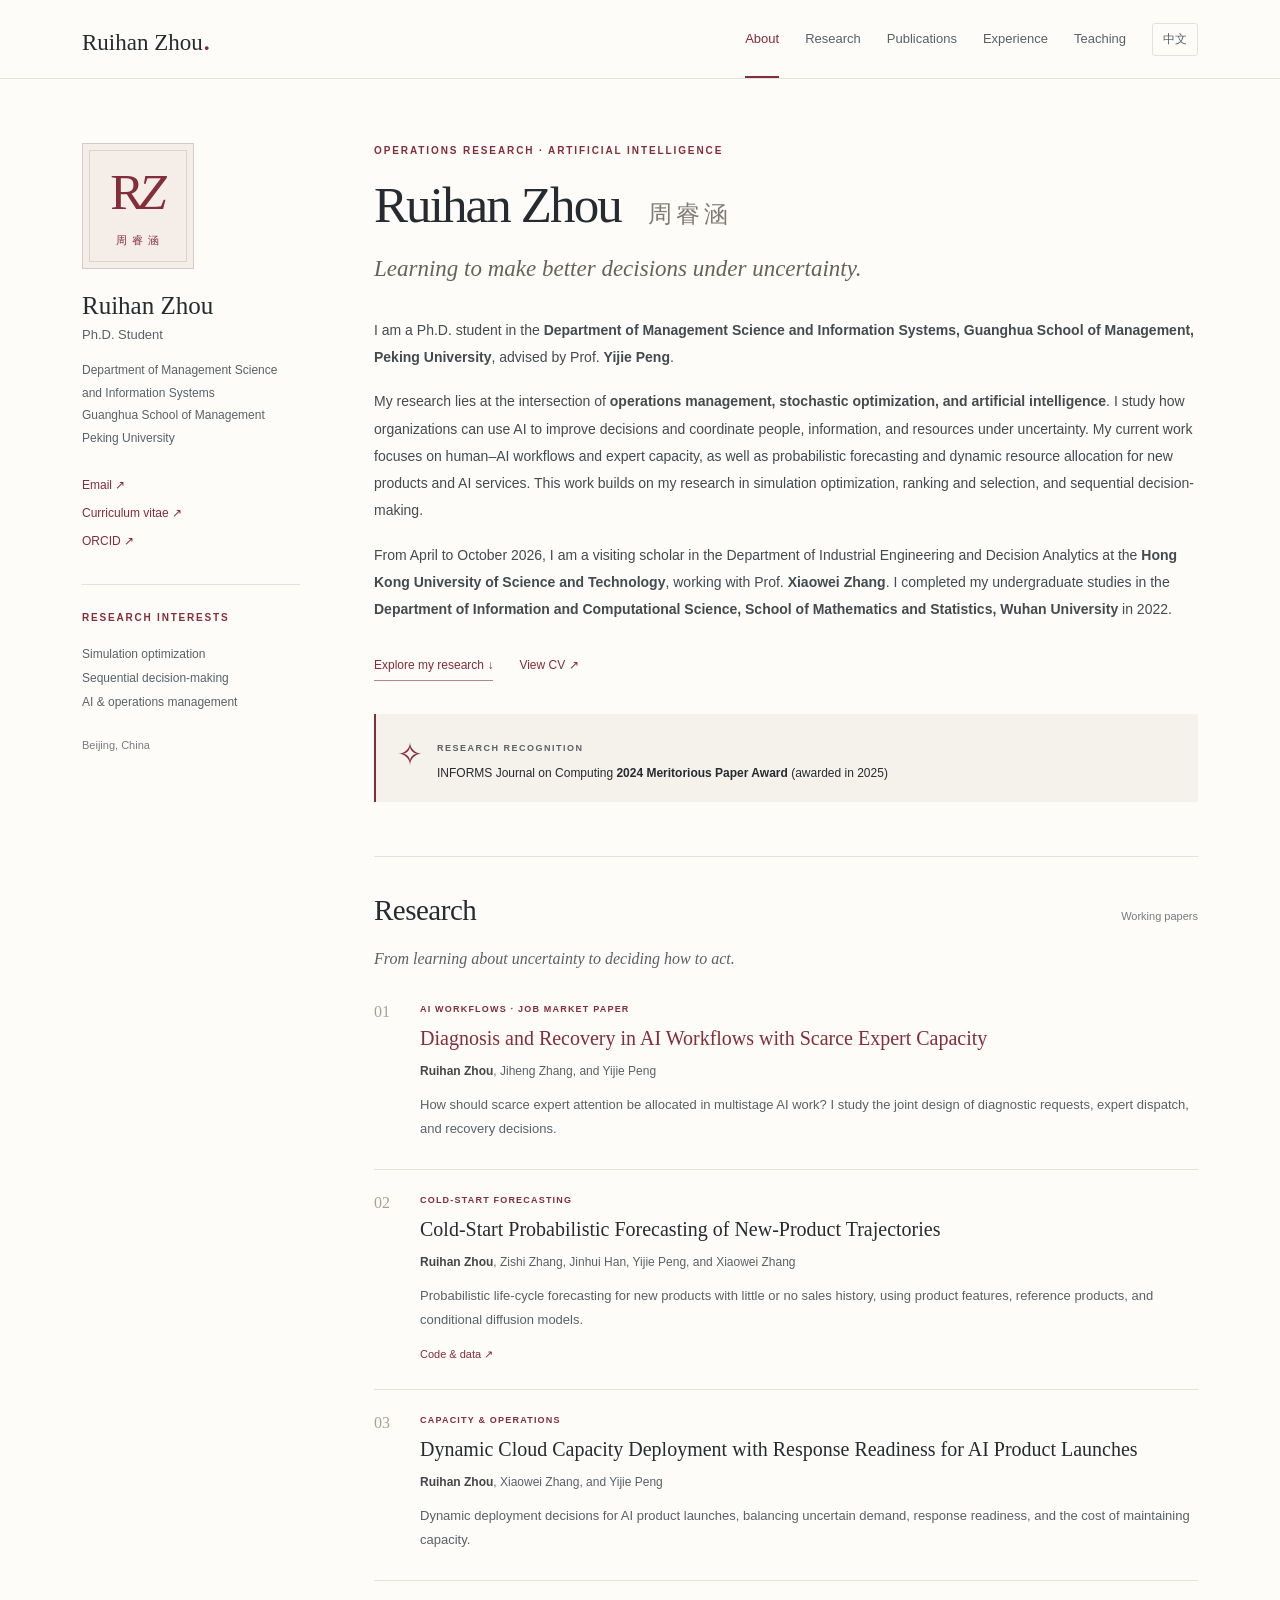
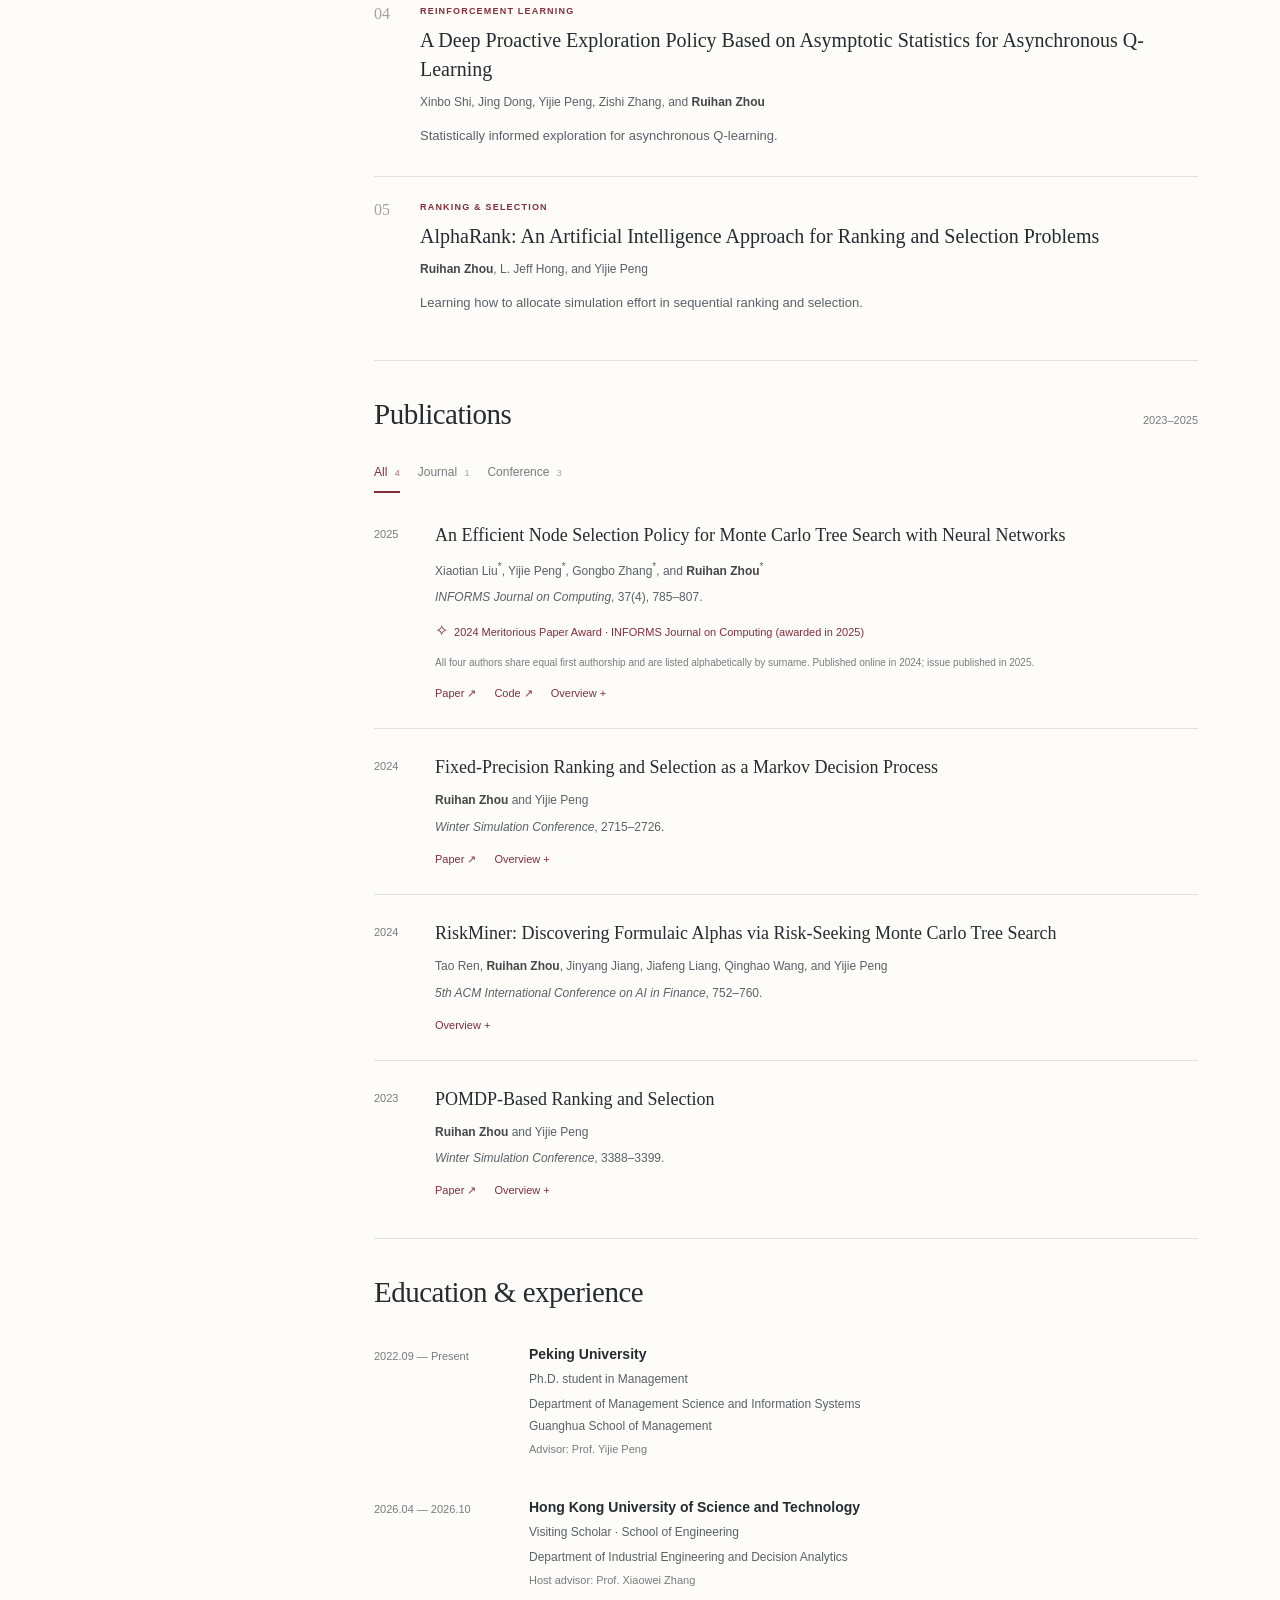
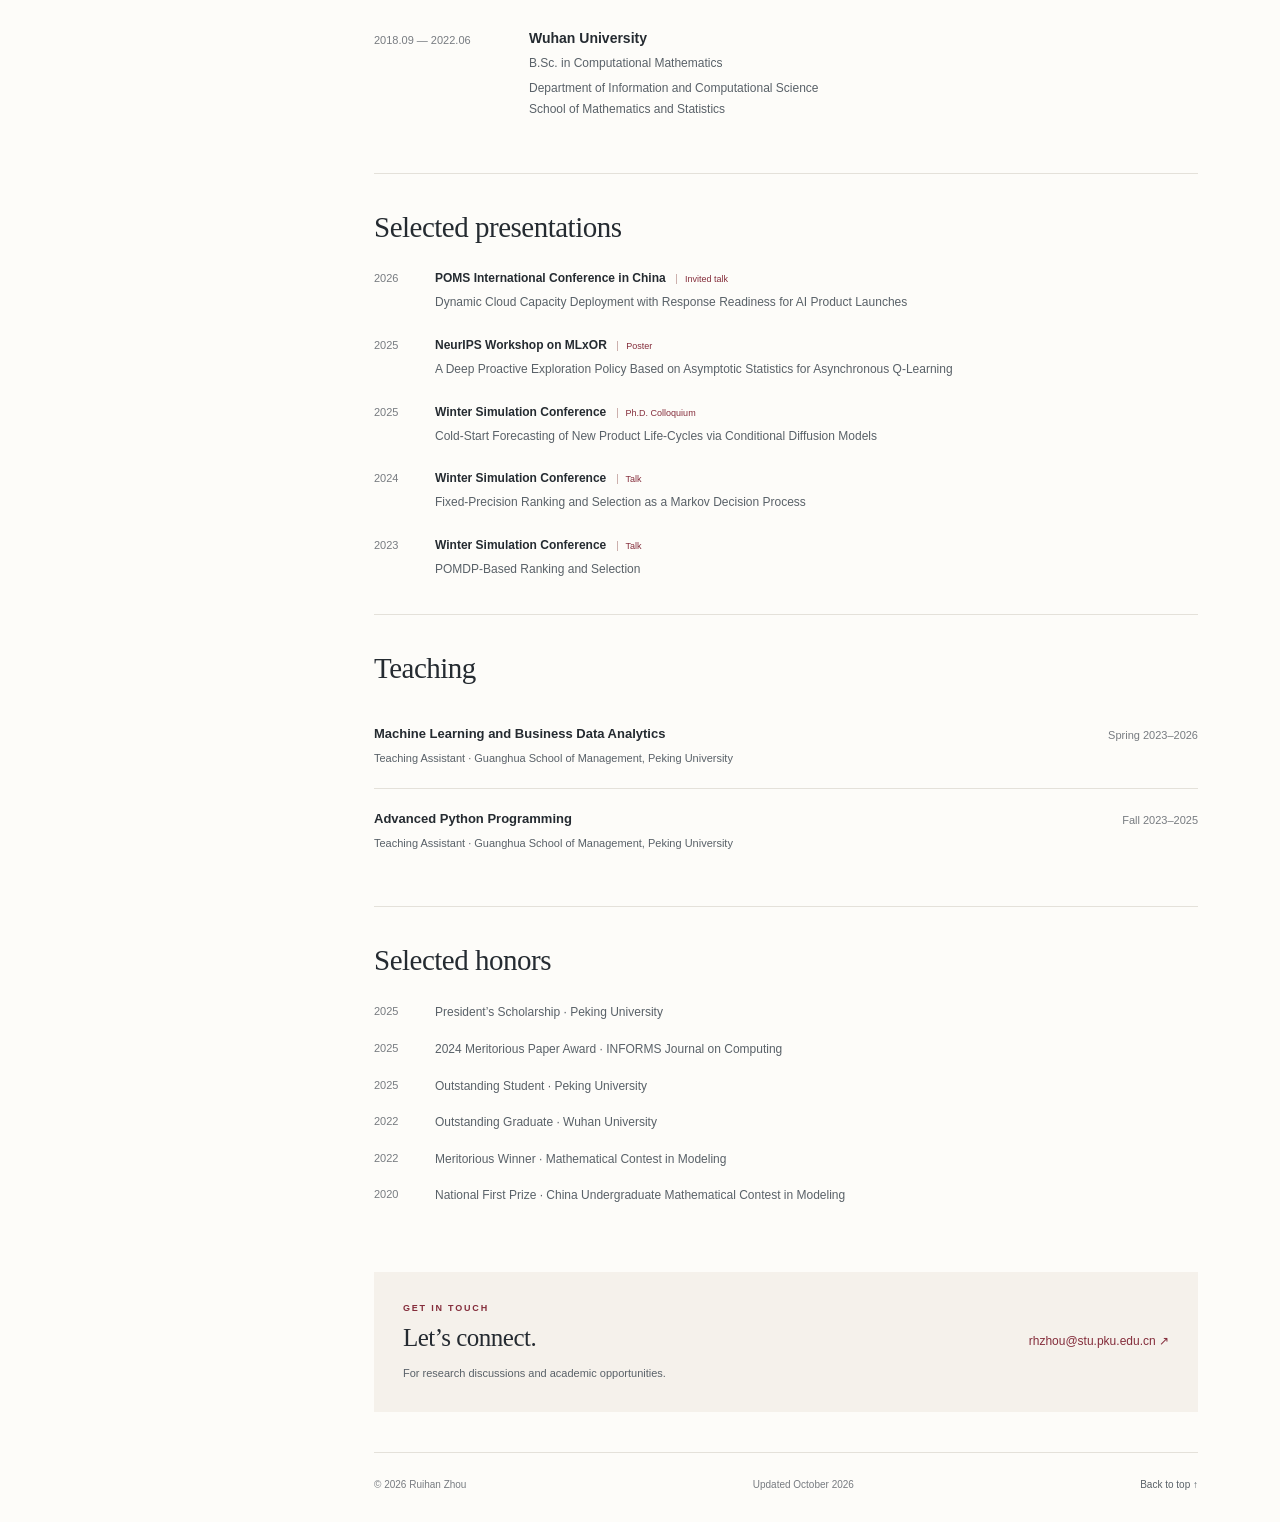
<file: index.html>
<!doctype html><html lang="en" data-language="en"><head><meta charset="UTF-8"><meta name="viewport" content="width=device-width, initial-scale=1">
<meta name="theme-color" content="#842d3b"><link rel="icon" href="assets/favicon.svg" type="image/svg+xml">
<link rel="stylesheet" href="styles.css"><script src="script.js" defer></script>
<title>Ruihan Zhou | Peking University</title>
<meta name="description" content="Ruihan Zhou (周睿涵), Ph.D. student in the Department of Management Science and Information Systems, Guanghua School of Management, Peking University. Research in AI and operations management, stochastic optimization, and sequential decision-making.">
<meta property="og:title" content="Ruihan Zhou · Academic Homepage"><meta property="og:description" content="Simulation optimization, sequential decision-making, and AI-enabled operations."><meta property="og:type" content="website">
</head><body>
<a class="skip-link" href="#main"><span class="" data-en>Skip to content</span><span class="" data-zh lang="zh-CN">跳转至正文</span></a>
<header class="site-header"><div class="header-inner"><a href="#about" class="wordmark" aria-label="Ruihan Zhou, home">Ruihan Zhou<span class="wordmark-dot">.</span></a>
<nav class="desktop-nav" aria-label="Main navigation"><a href="#about"><span class="" data-en>About</span><span class="" data-zh lang="zh-CN">关于我</span></a><a href="#research"><span class="" data-en>Research</span><span class="" data-zh lang="zh-CN">研究</span></a><a href="#publications"><span class="" data-en>Publications</span><span class="" data-zh lang="zh-CN">论文</span></a><a href="#experience"><span class="" data-en>Experience</span><span class="" data-zh lang="zh-CN">经历</span></a><a href="#teaching"><span class="" data-en>Teaching</span><span class="" data-zh lang="zh-CN">教学</span></a></nav><div class="header-controls"><button type="button" class="language-button" aria-label="Switch language / 切换语言">中文</button><button class="menu-button" aria-expanded="false" aria-controls="mobile-nav" type="button"><span class="" data-en>Menu</span><span class="" data-zh lang="zh-CN">菜单</span> <span aria-hidden="true">☰</span></button></div></div>
<nav id="mobile-nav" class="mobile-nav" aria-label="Mobile navigation" hidden><a href="#about"><span class="" data-en>About</span><span class="" data-zh lang="zh-CN">关于我</span></a><a href="#research"><span class="" data-en>Research</span><span class="" data-zh lang="zh-CN">研究</span></a><a href="#publications"><span class="" data-en>Publications</span><span class="" data-zh lang="zh-CN">论文</span></a><a href="#experience"><span class="" data-en>Experience</span><span class="" data-zh lang="zh-CN">经历</span></a><a href="#teaching"><span class="" data-en>Teaching</span><span class="" data-zh lang="zh-CN">教学</span></a><a href="cv.html">CV ↗</a></nav></header>
<div class="page-grid"><aside class="profile-sidebar"><div class="monogram" aria-hidden="true"><span>R<span class="mono-z">Z</span></span><small>周睿涵</small></div>
<p class="sidebar-name">Ruihan Zhou</p><p class="sidebar-role"><span class="" data-en>Ph.D. Student</span><span class="" data-zh lang="zh-CN">博士研究生</span></p><p class="sidebar-school"><span class="" data-en>Department of Management Science<br>and Information Systems<br>Guanghua School of Management<br>Peking University</span><span class="" data-zh lang="zh-CN">北京大学<br>光华管理学院<br>管理科学与信息系统系</span></p>
<div class="sidebar-links"><a href="mailto:rhzhou@stu.pku.edu.cn"><span class="" data-en>Email</span><span class="" data-zh lang="zh-CN">电子邮箱</span> <span aria-hidden="true">↗</span></a><a href="cv.html"><span class="" data-en>Curriculum vitae</span><span class="" data-zh lang="zh-CN">学术简历</span> <span aria-hidden="true">↗</span></a><a class="" href="https://orcid.org/0009-0001-1498-7702" target="_blank" rel="noopener noreferrer">ORCID<span aria-hidden="true"> ↗</span></a></div>
<div class="sidebar-topics"><p class="eyebrow"><span class="" data-en>RESEARCH INTERESTS</span><span class="" data-zh lang="zh-CN">研究方向</span></p><ul><li><span class="" data-en>Simulation optimization</span><span class="" data-zh lang="zh-CN">仿真优化</span></li><li><span class="" data-en>Sequential decision-making</span><span class="" data-zh lang="zh-CN">序贯决策</span></li><li><span class="" data-en>AI & operations management</span><span class="" data-zh lang="zh-CN">人工智能与运营管理</span></li></ul></div><p class="sidebar-location"><span class="" data-en>Beijing, China</span><span class="" data-zh lang="zh-CN">中国 · 北京</span></p></aside>
<main id="main">
<section id="about" class="about-section"><p class="eyebrow page-kicker"><span class="" data-en>OPERATIONS RESEARCH · ARTIFICIAL INTELLIGENCE</span><span class="" data-zh lang="zh-CN">运筹学 · 人工智能</span></p><h1>Ruihan Zhou <span lang="zh-CN">周睿涵</span></h1><p class="intro-line"><span class="" data-en>Learning to make better decisions under uncertainty.</span><span class="" data-zh lang="zh-CN">研究不确定性下的学习与决策。</span></p>
<div class="bio"><p><span data-en>I am a Ph.D. student in the <strong>Department of Management Science and Information Systems, Guanghua School of Management, Peking University</strong>, advised by Prof. <strong>Yijie Peng</strong>.</span><span data-zh lang="zh-CN">我是<strong>北京大学光华管理学院管理科学与信息系统系</strong>的博士研究生，导师为<strong>彭一杰教授</strong>。</span></p><p><span data-en>My research lies at the intersection of <strong>operations management, stochastic optimization, and artificial intelligence</strong>. I study how organizations can use AI to improve decisions and coordinate people, information, and resources under uncertainty. My current work focuses on human–AI workflows and expert capacity, as well as probabilistic forecasting and dynamic resource allocation for new products and AI services. This work builds on my research in simulation optimization, ranking and selection, and sequential decision-making.</span><span data-zh lang="zh-CN">我的研究结合<strong>运营管理、随机优化与人工智能</strong>，关注组织如何利用人工智能改善决策，并在不确定性下协调人员、信息与资源。目前，我重点研究人机协同工作流与专家资源配置，以及面向新产品和 AI 服务的概率预测与动态资源配置。此前在仿真优化、排序与选择及序贯决策方面的工作，为这些研究提供了方法基础。</span></p><p><span data-en>From April to October 2026, I am a visiting scholar in the Department of Industrial Engineering and Decision Analytics at the <strong>Hong Kong University of Science and Technology</strong>, working with Prof. <strong>Xiaowei Zhang</strong>. I completed my undergraduate studies in the <strong>Department of Information and Computational Science, School of Mathematics and Statistics, Wuhan University</strong> in 2022.</span><span data-zh lang="zh-CN">2026 年 4 月至 10 月，我在<strong>香港科技大学工业工程与决策分析系</strong>访学，合作导师为<strong>张晓炜教授</strong>。2022 年，我本科毕业于<strong>武汉大学数学与统计学院信息与计算科学系</strong>。</span></p></div>
<div class="intro-actions"><a class="primary-link" href="#research"><span class="" data-en>Explore my research</span><span class="" data-zh lang="zh-CN">了解我的研究</span> <span aria-hidden="true">↓</span></a><a href="cv.html"><span class="" data-en>View CV</span><span class="" data-zh lang="zh-CN">查看学术简历</span> <span aria-hidden="true">↗</span></a></div>
<div class="recognition"><span class="recognition-mark" aria-hidden="true">✧</span><div><span class="eyebrow"><span class="" data-en>RESEARCH RECOGNITION</span><span class="" data-zh lang="zh-CN">研究荣誉</span></span><p><span class="" data-en>INFORMS Journal on Computing <strong>2024 Meritorious Paper Award</strong> (awarded in 2025)</span><span class="" data-zh lang="zh-CN">INFORMS Journal on Computing <strong>2024 年度优秀论文奖</strong>（2025 年颁发）</span></p></div></div></section>
<section id="research"><div class="section-heading"><h2><span class="" data-en>Research</span><span class="" data-zh lang="zh-CN">研究</span></h2><span class="section-meta"><span class="" data-en>Working papers</span><span class="" data-zh lang="zh-CN">工作论文</span></span></div><p class="section-intro"><span class="" data-en>From learning about uncertainty to deciding how to act.</span><span class="" data-zh lang="zh-CN">从认识不确定性，到作出行动决策。</span></p><div class="working-list"><article class="work-item featured">
      <div class="work-number" aria-hidden="true">01</div><div class="work-body">
      <div class="eyebrow"><span data-en>AI WORKFLOWS · JOB MARKET PAPER</span><span data-zh lang="zh-CN">AI 工作流 · 求职代表作</span></div><h3>Diagnosis and Recovery in AI Workflows with Scarce Expert Capacity</h3>
      <p class="authors"><strong>Ruihan Zhou</strong>, Jiheng Zhang, and Yijie Peng</p><p class="research-description"><span class="" data-en>How should scarce expert attention be allocated in multistage AI work? I study the joint design of diagnostic requests, expert dispatch, and recovery decisions.</span><span class="" data-zh lang="zh-CN">当多阶段 AI 工作流中的专家资源有限时，如何协调诊断请求、专家调度与诊断后的恢复决策？</span></p></div></article><article class="work-item ">
      <div class="work-number" aria-hidden="true">02</div><div class="work-body">
      <div class="eyebrow"><span class="" data-en>COLD-START FORECASTING</span><span class="" data-zh lang="zh-CN">冷启动预测</span></div><h3>Cold-Start Probabilistic Forecasting of New-Product Trajectories</h3>
      <p class="authors"><strong>Ruihan Zhou</strong>, Zishi Zhang, Jinhui Han, Yijie Peng, and Xiaowei Zhang</p><p class="research-description"><span class="" data-en>Probabilistic life-cycle forecasting for new products with little or no sales history, using product features, reference products, and conditional diffusion models.</span><span class="" data-zh lang="zh-CN">结合产品特征、参考产品与条件扩散模型，研究在缺少或没有销售历史时，如何预测新品生命周期及其不确定性。</span></p><a class="text-link" href="https://github.com/hannahrz/CDLF-code" target="_blank" rel="noopener noreferrer"><span class="" data-en>Code & data</span><span class="" data-zh lang="zh-CN">代码与数据</span><span aria-hidden="true"> ↗</span></a></div></article><article class="work-item ">
      <div class="work-number" aria-hidden="true">03</div><div class="work-body">
      <div class="eyebrow"><span class="" data-en>CAPACITY & OPERATIONS</span><span class="" data-zh lang="zh-CN">容量与运营决策</span></div><h3>Dynamic Cloud Capacity Deployment with Response Readiness for AI Product Launches</h3>
      <p class="authors"><strong>Ruihan Zhou</strong>, Xiaowei Zhang, and Yijie Peng</p><p class="research-description"><span class="" data-en>Dynamic deployment decisions for AI product launches, balancing uncertain demand, response readiness, and the cost of maintaining capacity.</span><span class="" data-zh lang="zh-CN">面向 AI 产品上线，研究需求不确定条件下的动态云容量部署，平衡响应就绪、容量持有与服务成本。</span></p></div></article><article class="work-item ">
      <div class="work-number" aria-hidden="true">04</div><div class="work-body">
      <div class="eyebrow"><span class="" data-en>REINFORCEMENT LEARNING</span><span class="" data-zh lang="zh-CN">强化学习</span></div><h3>A Deep Proactive Exploration Policy Based on Asymptotic Statistics for Asynchronous Q-Learning</h3>
      <p class="authors">Xinbo Shi, Jing Dong, Yijie Peng, Zishi Zhang, and <strong>Ruihan Zhou</strong></p><p class="research-description"><span class="" data-en>Statistically informed exploration for asynchronous Q-learning.</span><span class="" data-zh lang="zh-CN">利用渐近统计信息设计异步 Q-learning 的主动探索策略。</span></p></div></article><article class="work-item ">
      <div class="work-number" aria-hidden="true">05</div><div class="work-body">
      <div class="eyebrow"><span class="" data-en>RANKING & SELECTION</span><span class="" data-zh lang="zh-CN">排序与选择</span></div><h3>AlphaRank: An Artificial Intelligence Approach for Ranking and Selection Problems</h3>
      <p class="authors"><strong>Ruihan Zhou</strong>, L. Jeff Hong, and Yijie Peng</p><p class="research-description"><span class="" data-en>Learning how to allocate simulation effort in sequential ranking and selection.</span><span class="" data-zh lang="zh-CN">研究序贯排序选择中的学习方法与仿真预算分配。</span></p></div></article></div></section>
<section id="publications"><div class="section-heading"><h2><span class="" data-en>Publications</span><span class="" data-zh lang="zh-CN">发表论文</span></h2><span class="section-meta">2023–2025</span></div>
<div class="publication-filters" role="group" aria-label="Filter publications"><button data-filter="all" aria-pressed="true"><span class="" data-en>All</span><span class="" data-zh lang="zh-CN">全部</span> <small>4</small></button><button data-filter="journal" aria-pressed="false"><span class="" data-en>Journal</span><span class="" data-zh lang="zh-CN">期刊</span> <small>1</small></button><button data-filter="conference" aria-pressed="false"><span class="" data-en>Conference</span><span class="" data-zh lang="zh-CN">会议</span> <small>3</small></button></div>
<p class="sr-only" id="filter-status" aria-live="polite"></p><div class="publication-list"><article class="publication" data-category="journal"><div class="pub-year">2025</div><div>
      <h3>An Efficient Node Selection Policy for Monte Carlo Tree Search with Neural Networks</h3><p class="authors">Xiaotian Liu<sup>*</sup>, Yijie Peng<sup>*</sup>, Gongbo Zhang<sup>*</sup>, and <strong>Ruihan Zhou</strong><sup>*</sup></p><p class="venue"><em>INFORMS Journal on Computing</em>, 37(4), 785–807.</p><p class="award-line"><span aria-hidden="true">✧</span> <span class="" data-en>2024 Meritorious Paper Award · INFORMS Journal on Computing (awarded in 2025)</span><span class="" data-zh lang="zh-CN">INFORMS Journal on Computing 2024 年度优秀论文奖（2025 年颁发）</span></p><p class="paper-note" data-en>All four authors share equal first authorship and are listed alphabetically by surname. Published online in 2024; issue published in 2025.</p><p class="paper-note" data-zh lang="zh-CN">四位作者按姓氏字母顺序排列，均为共同第一作者。2024 年在线发表，2025 年正式刊载。</p>
      <div class="paper-actions"><a class="text-link" href="https://doi.org/10.1287/ijoc.2023.0307" target="_blank" rel="noopener noreferrer"><span class="" data-en>Paper</span><span class="" data-zh lang="zh-CN">论文</span><span aria-hidden="true"> ↗</span></a><a class="text-link" href="https://github.com/INFORMSJoC/2023.0307" target="_blank" rel="noopener noreferrer"><span class="" data-en>Code</span><span class="" data-zh lang="zh-CN">代码</span><span aria-hidden="true"> ↗</span></a><details><summary><span class="" data-en>Overview</span><span class="" data-zh lang="zh-CN">研究概述</span><span aria-hidden="true"> +</span></summary><p><span class="" data-en>We formulate node selection in neural-network-guided Monte Carlo tree search as a multistage ranking-and-selection problem and allocate search effort to improve the choice at the root.</span><span class="" data-zh lang="zh-CN">将神经网络引导的蒙特卡洛树搜索中的节点选择表述为多阶段排序选择问题，通过分配搜索预算改善根节点的决策。</span></p></details></div></div></article><article class="publication" data-category="conference"><div class="pub-year">2024</div><div>
      <h3>Fixed-Precision Ranking and Selection as a Markov Decision Process</h3><p class="authors"><strong>Ruihan Zhou</strong> and Yijie Peng</p><p class="venue"><em>Winter Simulation Conference</em>, 2715–2726.</p>
      <div class="paper-actions"><a class="text-link" href="https://informs-sim.org/wsc24papers/con148.pdf" target="_blank" rel="noopener noreferrer"><span class="" data-en>Paper</span><span class="" data-zh lang="zh-CN">论文</span><span aria-hidden="true"> ↗</span></a><details><summary><span class="" data-en>Overview</span><span class="" data-zh lang="zh-CN">研究概述</span><span aria-hidden="true"> +</span></summary><p><span class="" data-en>A stochastic control formulation of fixed-precision ranking and selection, with learning-based sequential allocation.</span><span class="" data-zh lang="zh-CN">将固定精度排序选择建模为随机控制问题，研究基于学习的序贯分配。</span></p></details></div></div></article><article class="publication" data-category="conference"><div class="pub-year">2024</div><div>
      <h3>RiskMiner: Discovering Formulaic Alphas via Risk-Seeking Monte Carlo Tree Search</h3><p class="authors">Tao Ren, <strong>Ruihan Zhou</strong>, Jinyang Jiang, Jiafeng Liang, Qinghao Wang, and Yijie Peng</p><p class="venue"><em>5th ACM International Conference on AI in Finance</em>, 752–760.</p>
      <div class="paper-actions"><details><summary><span class="" data-en>Overview</span><span class="" data-zh lang="zh-CN">研究概述</span><span aria-hidden="true"> +</span></summary><p><span class="" data-en>Formulaic alpha discovery through risk-seeking Monte Carlo tree search.</span><span class="" data-zh lang="zh-CN">利用风险偏好型蒙特卡洛树搜索发现公式化 Alpha 因子。</span></p></details></div></div></article><article class="publication" data-category="conference"><div class="pub-year">2023</div><div>
      <h3>POMDP-Based Ranking and Selection</h3><p class="authors"><strong>Ruihan Zhou</strong> and Yijie Peng</p><p class="venue"><em>Winter Simulation Conference</em>, 3388–3399.</p>
      <div class="paper-actions"><a class="text-link" href="https://www.informs-sim.org/wsc23papers/285.pdf" target="_blank" rel="noopener noreferrer"><span class="" data-en>Paper</span><span class="" data-zh lang="zh-CN">论文</span><span aria-hidden="true"> ↗</span></a><details><summary><span class="" data-en>Overview</span><span class="" data-zh lang="zh-CN">研究概述</span><span aria-hidden="true"> +</span></summary><p><span class="" data-en>Ranking and selection viewed through a partially observable Markov decision process.</span><span class="" data-zh lang="zh-CN">从部分可观测马尔可夫决策过程的视角研究排序选择问题。</span></p></details></div></div></article></div></section>
<section id="experience"><div class="section-heading"><h2><span class="" data-en>Education & experience</span><span class="" data-zh lang="zh-CN">教育与研究经历</span></h2></div><div class="timeline"><div class="timeline-row"><div class="date">2022.09 — <span data-en>Present</span><span data-zh lang="zh-CN">至今</span></div><div><h3><span data-en>Peking University</span><span data-zh lang="zh-CN">北京大学</span></h3><p><span data-en>Ph.D. student in Management</span><span data-zh lang="zh-CN">管理学博士研究生</span></p><p><span data-en>Department of Management Science and Information Systems<br>Guanghua School of Management</span><span data-zh lang="zh-CN">光华管理学院 · 管理科学与信息系统系</span></p><p class="muted"><span data-en>Advisor: Prof. Yijie Peng</span><span data-zh lang="zh-CN">导师：彭一杰教授</span></p></div></div><div class="timeline-row"><div class="date">2026.04 — 2026.10</div><div><h3><span data-en>Hong Kong University of Science and Technology</span><span data-zh lang="zh-CN">香港科技大学</span></h3><p><span data-en>Visiting Scholar · School of Engineering</span><span data-zh lang="zh-CN">访问学者 · 工学院</span></p><p><span data-en>Department of Industrial Engineering and Decision Analytics</span><span data-zh lang="zh-CN">工业工程与决策分析系</span></p><p class="muted"><span data-en>Host advisor: Prof. Xiaowei Zhang</span><span data-zh lang="zh-CN">合作导师：张晓炜教授</span></p></div></div><div class="timeline-row"><div class="date">2018.09 — 2022.06</div><div><h3><span data-en>Wuhan University</span><span data-zh lang="zh-CN">武汉大学</span></h3><p><span data-en>B.Sc. in Computational Mathematics</span><span data-zh lang="zh-CN">理学学士（计算数学）</span></p><p><span data-en>Department of Information and Computational Science<br>School of Mathematics and Statistics</span><span data-zh lang="zh-CN">数学与统计学院 · 信息与计算科学系</span></p></div></div></div></section>
<section id="talks"><div class="section-heading"><h2><span class="" data-en>Selected presentations</span><span class="" data-zh lang="zh-CN">部分学术报告</span></h2></div><ul class="talk-list"><li><span class="date">2026</span><div><h3><span class="" data-en>POMS International Conference in China</span><span class="" data-zh lang="zh-CN">POMS 中国国际会议</span> <span class="talk-type"><span class="" data-en>Invited talk</span><span class="" data-zh lang="zh-CN">特邀报告</span></span></h3><p>Dynamic Cloud Capacity Deployment with Response Readiness for AI Product Launches</p></div></li><li><span class="date">2025</span><div><h3><span class="" data-en>NeurIPS Workshop on MLxOR</span><span class="" data-zh lang="zh-CN">NeurIPS MLxOR 研讨会</span> <span class="talk-type"><span class="" data-en>Poster</span><span class="" data-zh lang="zh-CN">海报</span></span></h3><p>A Deep Proactive Exploration Policy Based on Asymptotic Statistics for Asynchronous Q-Learning</p></div></li><li><span class="date">2025</span><div><h3><span class="" data-en>Winter Simulation Conference</span><span class="" data-zh lang="zh-CN">冬季仿真会议</span> <span class="talk-type"><span class="" data-en>Ph.D. Colloquium</span><span class="" data-zh lang="zh-CN">博士生论坛</span></span></h3><p>Cold-Start Forecasting of New Product Life-Cycles via Conditional Diffusion Models</p></div></li><li><span class="date">2024</span><div><h3><span class="" data-en>Winter Simulation Conference</span><span class="" data-zh lang="zh-CN">冬季仿真会议</span> <span class="talk-type"><span class="" data-en>Talk</span><span class="" data-zh lang="zh-CN">报告</span></span></h3><p>Fixed-Precision Ranking and Selection as a Markov Decision Process</p></div></li><li><span class="date">2023</span><div><h3><span class="" data-en>Winter Simulation Conference</span><span class="" data-zh lang="zh-CN">冬季仿真会议</span> <span class="talk-type"><span class="" data-en>Talk</span><span class="" data-zh lang="zh-CN">报告</span></span></h3><p>POMDP-Based Ranking and Selection</p></div></li></ul></section>
<section id="teaching"><div class="section-heading"><h2><span class="" data-en>Teaching</span><span class="" data-zh lang="zh-CN">教学经历</span></h2></div><div class="teaching-list"><div class="teaching-row"><div><h3><span class="" data-en>Machine Learning and Business Data Analytics</span><span class="" data-zh lang="zh-CN">机器学习与商业数据分析</span></h3><p><span class="" data-en>Teaching Assistant · Guanghua School of Management, Peking University</span><span class="" data-zh lang="zh-CN">课程助教 · 北京大学光华管理学院</span></p></div><div class="date"><span class="" data-en>Spring 2023–2026</span><span class="" data-zh lang="zh-CN">2023–2026 年春季</span></div></div>
<div class="teaching-row"><div><h3><span class="" data-en>Advanced Python Programming</span><span class="" data-zh lang="zh-CN">高级 Python 程序设计</span></h3><p><span class="" data-en>Teaching Assistant · Guanghua School of Management, Peking University</span><span class="" data-zh lang="zh-CN">课程助教 · 北京大学光华管理学院</span></p></div><div class="date"><span class="" data-en>Fall 2023–2025</span><span class="" data-zh lang="zh-CN">2023–2025 年秋季</span></div></div></div></section>
<section id="honors"><div class="section-heading"><h2><span class="" data-en>Selected honors</span><span class="" data-zh lang="zh-CN">部分奖励与荣誉</span></h2></div><ul class="honor-list"><li><span class="date">2025</span><span><span class="" data-en>President’s Scholarship · Peking University</span><span class="" data-zh lang="zh-CN">北京大学校长奖学金</span></span></li><li><span class="date">2025</span><span><span class="" data-en>2024 Meritorious Paper Award · INFORMS Journal on Computing</span><span class="" data-zh lang="zh-CN">INFORMS Journal on Computing 2024 年度优秀论文奖</span></span></li><li><span class="date">2025</span><span><span class="" data-en>Outstanding Student · Peking University</span><span class="" data-zh lang="zh-CN">北京大学三好学生</span></span></li><li><span class="date">2022</span><span><span class="" data-en>Outstanding Graduate · Wuhan University</span><span class="" data-zh lang="zh-CN">武汉大学优秀毕业生</span></span></li><li><span class="date">2022</span><span><span class="" data-en>Meritorious Winner · Mathematical Contest in Modeling</span><span class="" data-zh lang="zh-CN">美国大学生数学建模竞赛 M 奖</span></span></li><li><span class="date">2020</span><span><span class="" data-en>National First Prize · China Undergraduate Mathematical Contest in Modeling</span><span class="" data-zh lang="zh-CN">全国大学生数学建模竞赛国家一等奖</span></span></li></ul></section>
<section id="contact" class="contact-section"><div><p class="eyebrow"><span class="" data-en>GET IN TOUCH</span><span class="" data-zh lang="zh-CN">联系我</span></p><h2><span class="" data-en>Let’s connect.</span><span class="" data-zh lang="zh-CN">欢迎交流。</span></h2><p><span class="" data-en>For research discussions and academic opportunities.</span><span class="" data-zh lang="zh-CN">欢迎就研究合作与学术机会联系。</span></p></div><a href="mailto:rhzhou@stu.pku.edu.cn">rhzhou@stu.pku.edu.cn <span aria-hidden="true">↗</span></a></section>
<footer><span>© 2026 Ruihan Zhou</span><span><span class="" data-en>Updated October 2026</span><span class="" data-zh lang="zh-CN">更新于 2026 年 10 月</span></span><a href="#about"><span class="" data-en>Back to top</span><span class="" data-zh lang="zh-CN">返回顶部</span> ↑</a></footer>
</main></div></body></html>
</file>
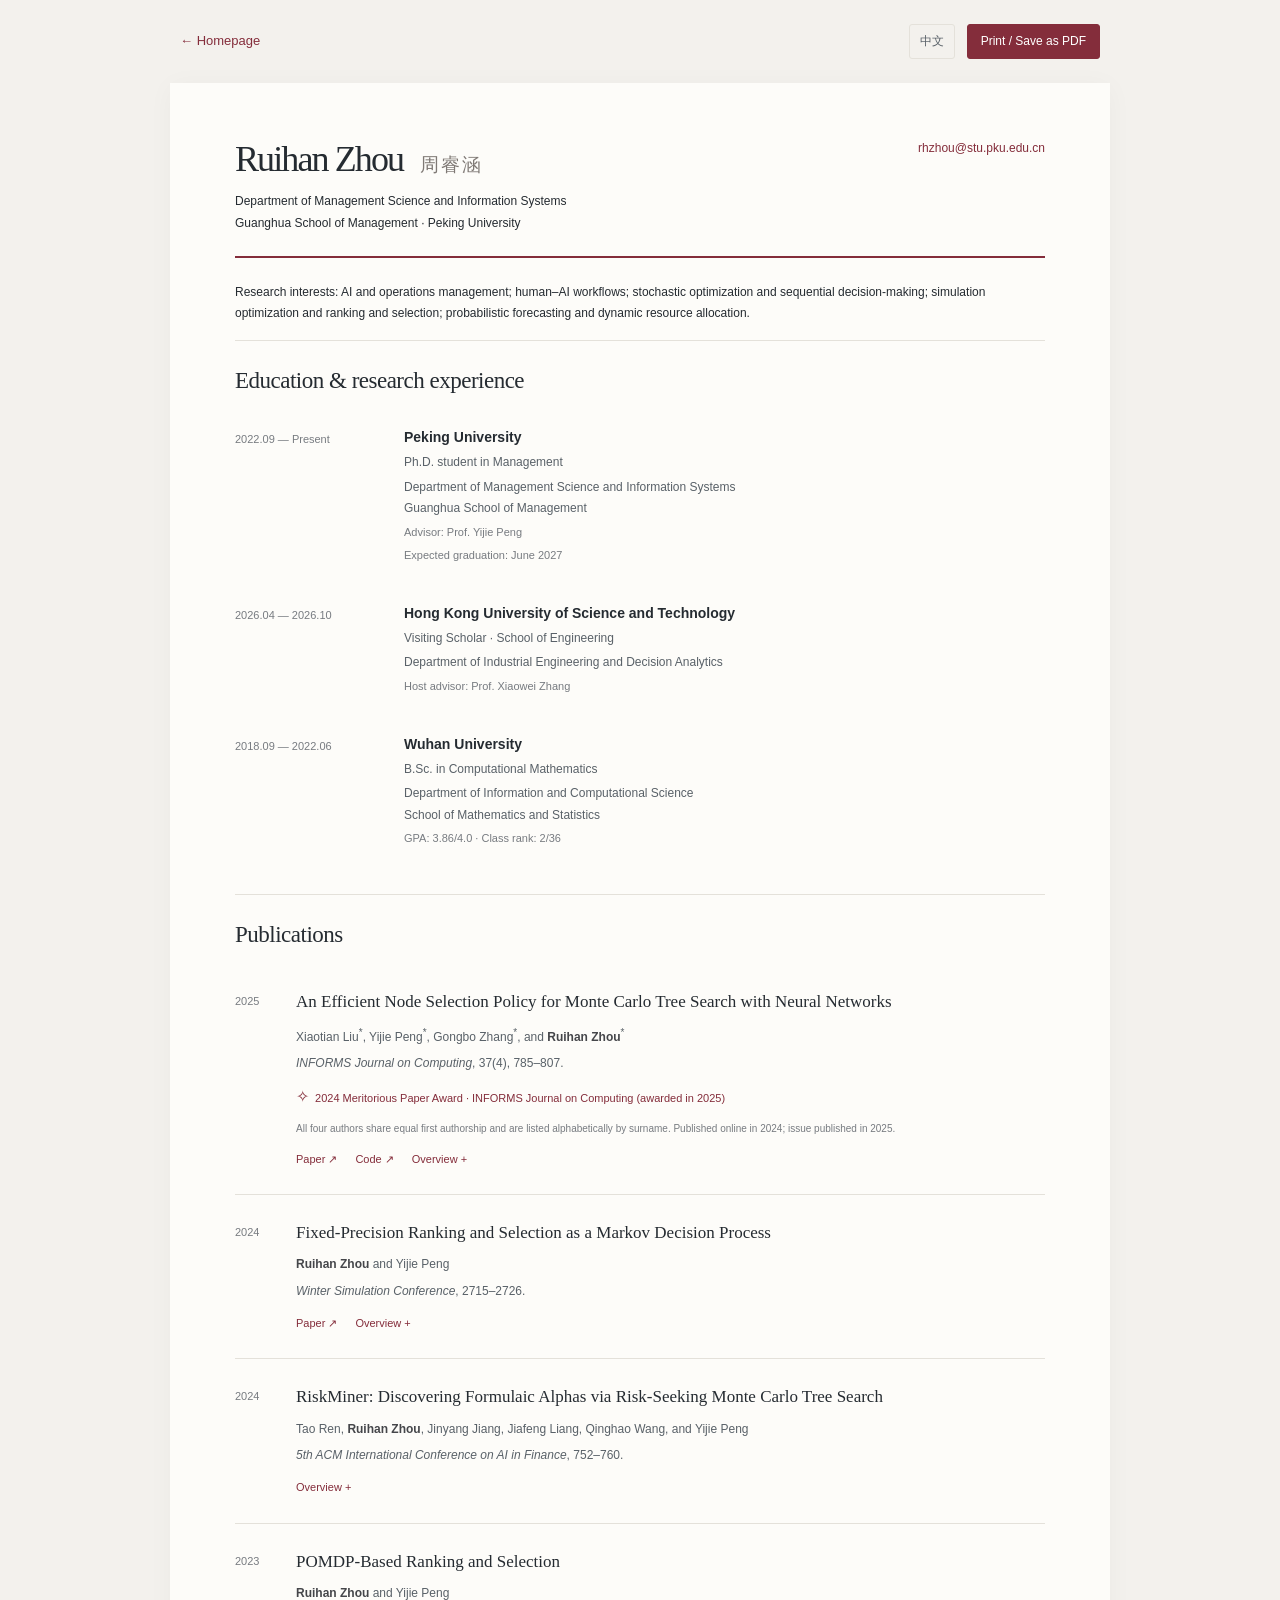
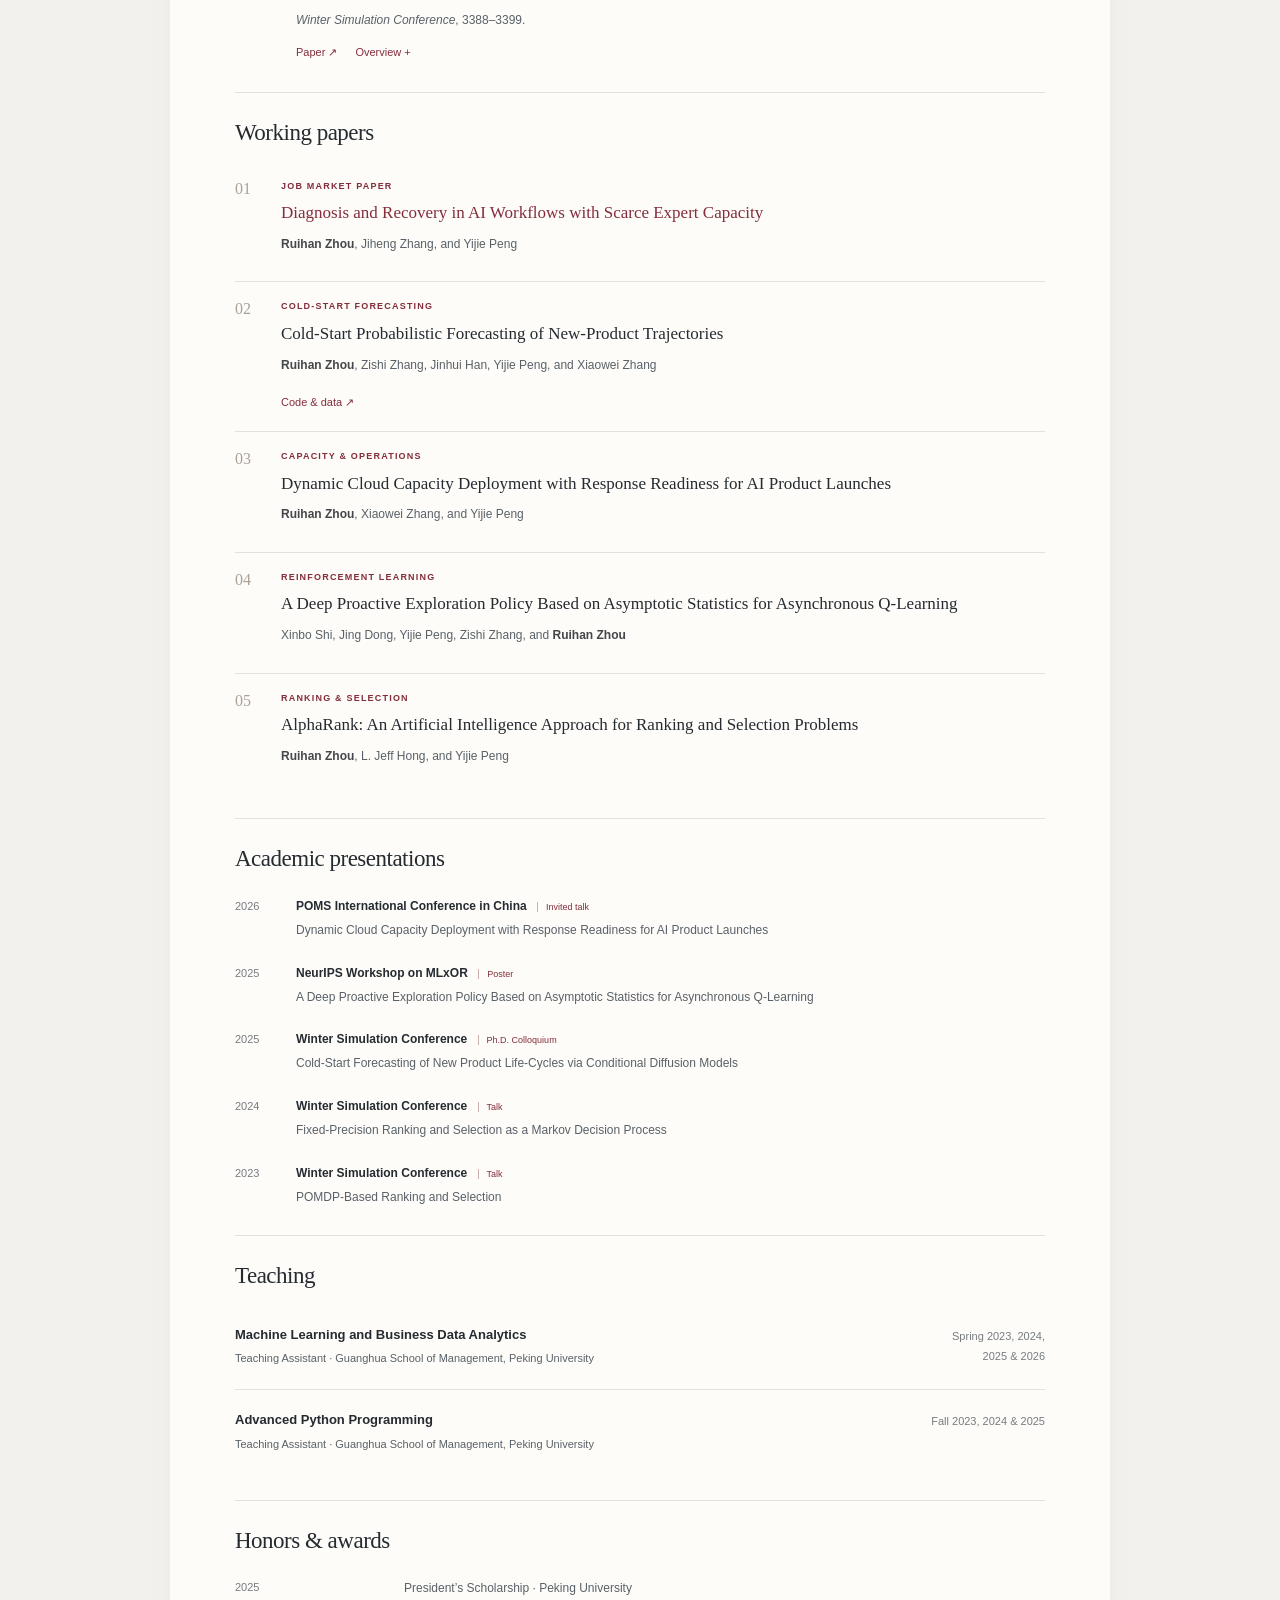
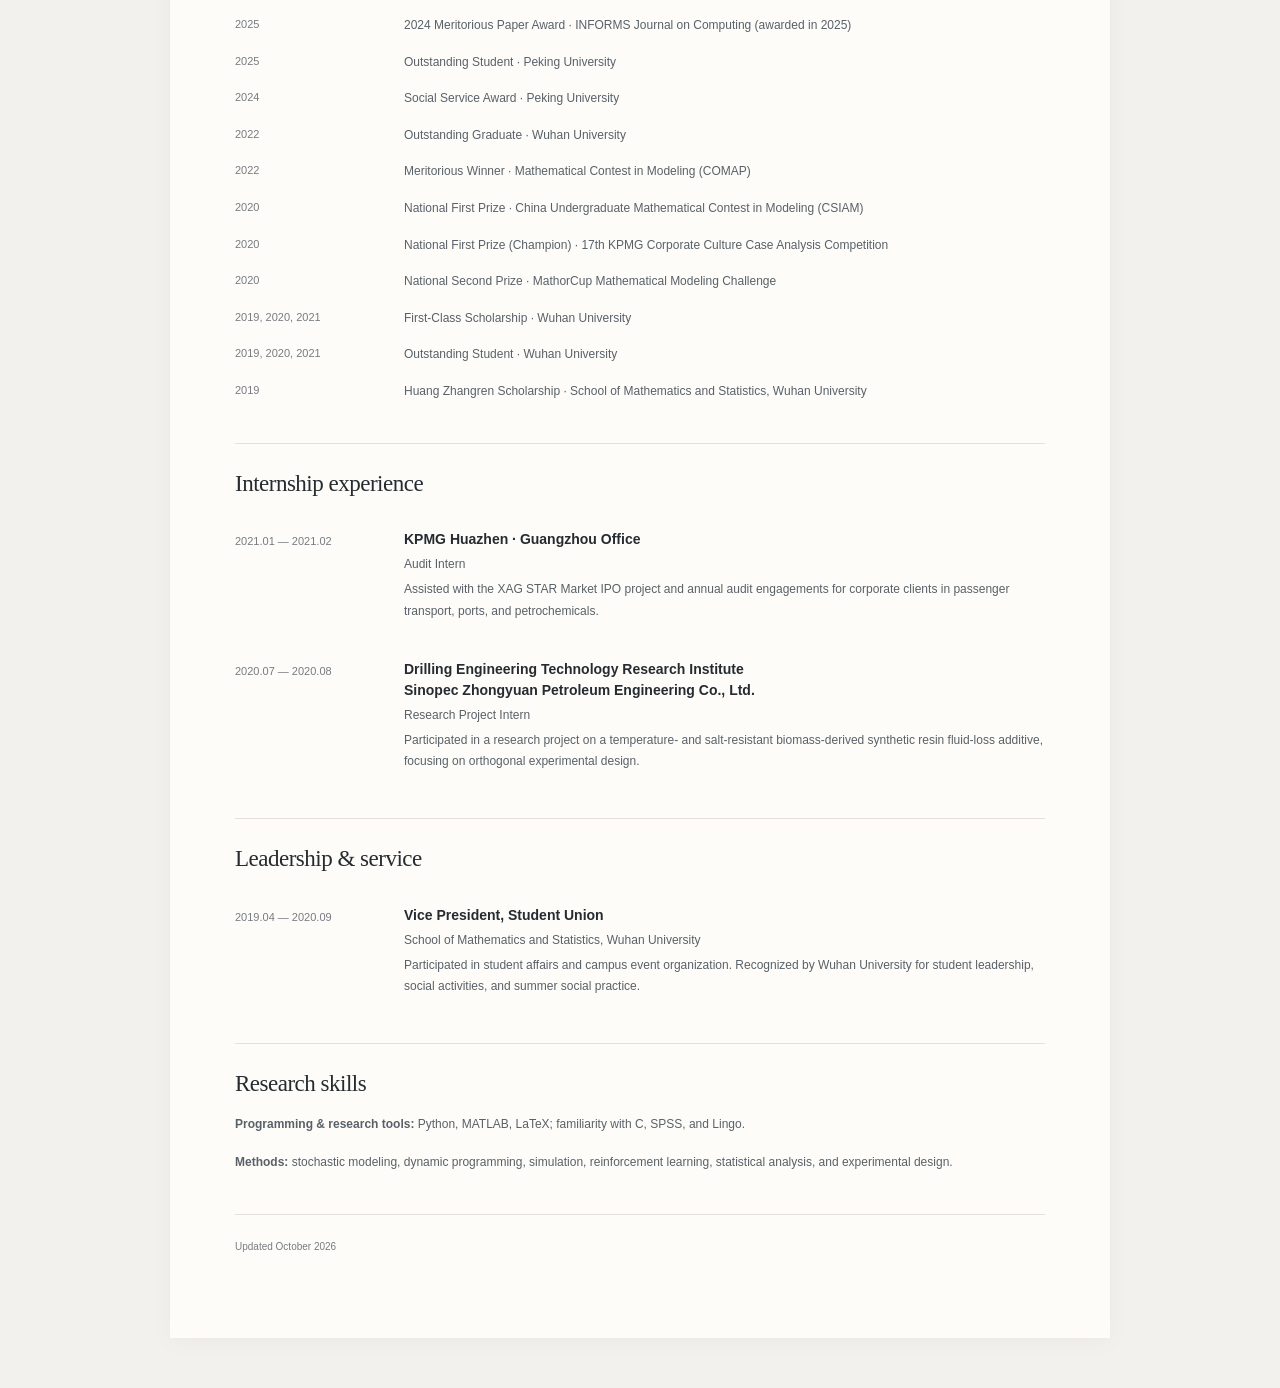
<file: cv.html>
<!doctype html><html lang="en" data-language="en"><head><meta charset="UTF-8"><meta name="viewport" content="width=device-width, initial-scale=1">
<meta name="theme-color" content="#842d3b"><link rel="icon" href="assets/favicon.svg" type="image/svg+xml">
<link rel="stylesheet" href="styles.css"><script src="script.js" defer></script><title>Curriculum Vitae | Ruihan Zhou</title><meta name="description" content="Academic CV of Ruihan Zhou, Department of Management Science and Information Systems, Guanghua School of Management, Peking University. Education, research, publications, teaching, honors, and internships."><style>
.cv-heading{align-items:flex-start;flex-wrap:wrap}.cv-heading>div{min-width:0}.cv-heading>a{overflow-wrap:anywhere}.cv-heading p{line-height:1.8}
.cv-document .timeline-row{grid-template-columns:145px minmax(0,1fr);gap:24px}
.cv-document .honor-list>li{grid-template-columns:145px minmax(0,1fr);gap:24px}
.cv-document .teaching-row>.date{max-width:170px;flex-shrink:1;text-align:right}.cv-skills p{font-size:12px;color:var(--secondary);line-height:1.85}
@media(max-width:760px){.cv-document .timeline-row,.cv-document .honor-list>li{grid-template-columns:100px minmax(0,1fr);gap:12px}.cv-document .teaching-row>.date{max-width:none;text-align:left}.cv-skills p{font-size:11px}}
@media(max-width:420px){.cv-document .timeline-row{grid-template-columns:1fr;gap:4px}.cv-document .honor-list>li{grid-template-columns:72px minmax(0,1fr);gap:10px}}
@media print{.cv-heading>a{font-size:9pt}.cv-document .timeline-row,.cv-document .honor-list>li{grid-template-columns:110px minmax(0,1fr);gap:18px}.cv-skills p{font-size:9pt}}
</style></head><body class="cv-page">
<div class="cv-toolbar"><a href="index.html">← <span class="" data-en>Homepage</span><span class="" data-zh lang="zh-CN">主页</span></a><div><button class="language-button" aria-label="Switch language / 切换语言">中文</button><button class="print-button" type="button"><span class="" data-en>Print / Save as PDF</span><span class="" data-zh lang="zh-CN">打印 / 另存为 PDF</span></button></div></div>
<main class="cv-document"><div class="cv-heading"><div><h1>Ruihan Zhou <span>周睿涵</span></h1><p><span class="" data-en>Department of Management Science and Information Systems<br>Guanghua School of Management · Peking University</span><span class="" data-zh lang="zh-CN">北京大学光华管理学院<br>管理科学与信息系统系 · 博士研究生</span></p></div><a href="mailto:rhzhou@stu.pku.edu.cn">rhzhou@stu.pku.edu.cn</a></div>
<p><span class="" data-en>Research interests: AI and operations management; human–AI workflows; stochastic optimization and sequential decision-making; simulation optimization and ranking and selection; probabilistic forecasting and dynamic resource allocation.</span><span class="" data-zh lang="zh-CN">研究方向：人工智能与运营管理、人机协同工作流、随机优化与序贯决策、仿真优化与排序选择、概率预测与动态资源配置。</span></p>
<section id="education"><h2><span data-en>Education &amp; research experience</span><span data-zh lang="zh-CN">教育与研究经历</span></h2><div class="timeline-row"><div class="date">2022.09 — <span data-en>Present</span><span data-zh lang="zh-CN">至今</span></div><div><h3><span data-en>Peking University</span><span data-zh lang="zh-CN">北京大学</span></h3><p><span data-en>Ph.D. student in Management</span><span data-zh lang="zh-CN">管理学博士研究生</span></p><p><span data-en>Department of Management Science and Information Systems<br>Guanghua School of Management</span><span data-zh lang="zh-CN">光华管理学院 · 管理科学与信息系统系</span></p><p class="muted"><span data-en>Advisor: Prof. Yijie Peng</span><span data-zh lang="zh-CN">导师：彭一杰教授</span></p><p class="muted"><span data-en>Expected graduation: June 2027</span><span data-zh lang="zh-CN">预计毕业时间：2027 年 6 月</span></p></div></div><div class="timeline-row"><div class="date">2026.04 — 2026.10</div><div><h3><span data-en>Hong Kong University of Science and Technology</span><span data-zh lang="zh-CN">香港科技大学</span></h3><p><span data-en>Visiting Scholar · School of Engineering</span><span data-zh lang="zh-CN">访问学者 · 工学院</span></p><p><span data-en>Department of Industrial Engineering and Decision Analytics</span><span data-zh lang="zh-CN">工业工程与决策分析系</span></p><p class="muted"><span data-en>Host advisor: Prof. Xiaowei Zhang</span><span data-zh lang="zh-CN">合作导师：张晓炜教授</span></p></div></div><div class="timeline-row"><div class="date">2018.09 — 2022.06</div><div><h3><span data-en>Wuhan University</span><span data-zh lang="zh-CN">武汉大学</span></h3><p><span data-en>B.Sc. in Computational Mathematics</span><span data-zh lang="zh-CN">理学学士（计算数学）</span></p><p><span data-en>Department of Information and Computational Science<br>School of Mathematics and Statistics</span><span data-zh lang="zh-CN">数学与统计学院 · 信息与计算科学系</span></p><p class="muted"><span data-en>GPA: 3.86/4.0 · Class rank: 2/36</span><span data-zh lang="zh-CN">本科绩点：3.86/4.0 · 专业排名：2/36</span></p></div></div></section>
<section><h2><span class="" data-en>Publications</span><span class="" data-zh lang="zh-CN">发表论文</span></h2><article class="publication" data-category="journal"><div class="pub-year">2025</div><div>
      <h3>An Efficient Node Selection Policy for Monte Carlo Tree Search with Neural Networks</h3><p class="authors">Xiaotian Liu<sup>*</sup>, Yijie Peng<sup>*</sup>, Gongbo Zhang<sup>*</sup>, and <strong>Ruihan Zhou</strong><sup>*</sup></p><p class="venue"><em>INFORMS Journal on Computing</em>, 37(4), 785–807.</p><p class="award-line"><span aria-hidden="true">✧</span> <span class="" data-en>2024 Meritorious Paper Award · INFORMS Journal on Computing (awarded in 2025)</span><span class="" data-zh lang="zh-CN">INFORMS Journal on Computing 2024 年度优秀论文奖（2025 年颁发）</span></p><p class="paper-note" data-en>All four authors share equal first authorship and are listed alphabetically by surname. Published online in 2024; issue published in 2025.</p><p class="paper-note" data-zh lang="zh-CN">四位作者按姓氏字母顺序排列，均为共同第一作者。2024 年在线发表，2025 年正式刊载。</p>
      <div class="paper-actions"><a class="text-link" href="https://doi.org/10.1287/ijoc.2023.0307" target="_blank" rel="noopener noreferrer"><span class="" data-en>Paper</span><span class="" data-zh lang="zh-CN">论文</span><span aria-hidden="true"> ↗</span></a><a class="text-link" href="https://github.com/INFORMSJoC/2023.0307" target="_blank" rel="noopener noreferrer"><span class="" data-en>Code</span><span class="" data-zh lang="zh-CN">代码</span><span aria-hidden="true"> ↗</span></a><details><summary><span class="" data-en>Overview</span><span class="" data-zh lang="zh-CN">研究概述</span><span aria-hidden="true"> +</span></summary><p><span class="" data-en>We formulate node selection in neural-network-guided Monte Carlo tree search as a multistage ranking-and-selection problem and allocate search effort to improve the choice at the root.</span><span class="" data-zh lang="zh-CN">将神经网络引导的蒙特卡洛树搜索中的节点选择表述为多阶段排序选择问题，通过分配搜索预算改善根节点的决策。</span></p></details></div></div></article><article class="publication" data-category="conference"><div class="pub-year">2024</div><div>
      <h3>Fixed-Precision Ranking and Selection as a Markov Decision Process</h3><p class="authors"><strong>Ruihan Zhou</strong> and Yijie Peng</p><p class="venue"><em>Winter Simulation Conference</em>, 2715–2726.</p>
      <div class="paper-actions"><a class="text-link" href="https://informs-sim.org/wsc24papers/con148.pdf" target="_blank" rel="noopener noreferrer"><span class="" data-en>Paper</span><span class="" data-zh lang="zh-CN">论文</span><span aria-hidden="true"> ↗</span></a><details><summary><span class="" data-en>Overview</span><span class="" data-zh lang="zh-CN">研究概述</span><span aria-hidden="true"> +</span></summary><p><span class="" data-en>A stochastic control formulation of fixed-precision ranking and selection, with learning-based sequential allocation.</span><span class="" data-zh lang="zh-CN">将固定精度排序选择建模为随机控制问题，研究基于学习的序贯分配。</span></p></details></div></div></article><article class="publication" data-category="conference"><div class="pub-year">2024</div><div>
      <h3>RiskMiner: Discovering Formulaic Alphas via Risk-Seeking Monte Carlo Tree Search</h3><p class="authors">Tao Ren, <strong>Ruihan Zhou</strong>, Jinyang Jiang, Jiafeng Liang, Qinghao Wang, and Yijie Peng</p><p class="venue"><em>5th ACM International Conference on AI in Finance</em>, 752–760.</p>
      <div class="paper-actions"><details><summary><span class="" data-en>Overview</span><span class="" data-zh lang="zh-CN">研究概述</span><span aria-hidden="true"> +</span></summary><p><span class="" data-en>Formulaic alpha discovery through risk-seeking Monte Carlo tree search.</span><span class="" data-zh lang="zh-CN">利用风险偏好型蒙特卡洛树搜索发现公式化 Alpha 因子。</span></p></details></div></div></article><article class="publication" data-category="conference"><div class="pub-year">2023</div><div>
      <h3>POMDP-Based Ranking and Selection</h3><p class="authors"><strong>Ruihan Zhou</strong> and Yijie Peng</p><p class="venue"><em>Winter Simulation Conference</em>, 3388–3399.</p>
      <div class="paper-actions"><a class="text-link" href="https://www.informs-sim.org/wsc23papers/285.pdf" target="_blank" rel="noopener noreferrer"><span class="" data-en>Paper</span><span class="" data-zh lang="zh-CN">论文</span><span aria-hidden="true"> ↗</span></a><details><summary><span class="" data-en>Overview</span><span class="" data-zh lang="zh-CN">研究概述</span><span aria-hidden="true"> +</span></summary><p><span class="" data-en>Ranking and selection viewed through a partially observable Markov decision process.</span><span class="" data-zh lang="zh-CN">从部分可观测马尔可夫决策过程的视角研究排序选择问题。</span></p></details></div></div></article></section>
<section><h2><span class="" data-en>Working papers</span><span class="" data-zh lang="zh-CN">工作论文</span></h2><article class="work-item featured">
      <div class="work-number" aria-hidden="true">01</div><div class="work-body">
      <div class="eyebrow"><span data-en>JOB MARKET PAPER</span><span data-zh lang="zh-CN">求职代表作</span></div><h3>Diagnosis and Recovery in AI Workflows with Scarce Expert Capacity</h3>
      <p class="authors"><strong>Ruihan Zhou</strong>, Jiheng Zhang, and Yijie Peng</p><p class="research-description"><span class="" data-en>How should scarce expert attention be allocated in multistage AI work? I study the joint design of diagnostic requests, expert dispatch, and recovery decisions.</span><span class="" data-zh lang="zh-CN">当多阶段 AI 工作流中的专家资源有限时，如何协调诊断请求、专家调度与诊断后的恢复决策？</span></p></div></article><article class="work-item ">
      <div class="work-number" aria-hidden="true">02</div><div class="work-body">
      <div class="eyebrow"><span class="" data-en>COLD-START FORECASTING</span><span class="" data-zh lang="zh-CN">冷启动预测</span></div><h3>Cold-Start Probabilistic Forecasting of New-Product Trajectories</h3>
      <p class="authors"><strong>Ruihan Zhou</strong>, Zishi Zhang, Jinhui Han, Yijie Peng, and Xiaowei Zhang</p><p class="research-description"><span class="" data-en>Probabilistic life-cycle forecasting for new products with little or no sales history, using product features, reference products, and conditional diffusion models.</span><span class="" data-zh lang="zh-CN">结合产品特征、参考产品与条件扩散模型，研究在缺少或没有销售历史时，如何预测新品生命周期及其不确定性。</span></p><a class="text-link" href="https://github.com/hannahrz/CDLF-code" target="_blank" rel="noopener noreferrer"><span class="" data-en>Code & data</span><span class="" data-zh lang="zh-CN">代码与数据</span><span aria-hidden="true"> ↗</span></a></div></article><article class="work-item ">
      <div class="work-number" aria-hidden="true">03</div><div class="work-body">
      <div class="eyebrow"><span class="" data-en>CAPACITY & OPERATIONS</span><span class="" data-zh lang="zh-CN">容量与运营决策</span></div><h3>Dynamic Cloud Capacity Deployment with Response Readiness for AI Product Launches</h3>
      <p class="authors"><strong>Ruihan Zhou</strong>, Xiaowei Zhang, and Yijie Peng</p><p class="research-description"><span class="" data-en>Dynamic deployment decisions for AI product launches, balancing uncertain demand, response readiness, and the cost of maintaining capacity.</span><span class="" data-zh lang="zh-CN">面向 AI 产品上线，研究需求不确定条件下的动态云容量部署，平衡响应就绪、容量持有与服务成本。</span></p></div></article><article class="work-item ">
      <div class="work-number" aria-hidden="true">04</div><div class="work-body">
      <div class="eyebrow"><span class="" data-en>REINFORCEMENT LEARNING</span><span class="" data-zh lang="zh-CN">强化学习</span></div><h3>A Deep Proactive Exploration Policy Based on Asymptotic Statistics for Asynchronous Q-Learning</h3>
      <p class="authors">Xinbo Shi, Jing Dong, Yijie Peng, Zishi Zhang, and <strong>Ruihan Zhou</strong></p><p class="research-description"><span class="" data-en>Statistically informed exploration for asynchronous Q-learning.</span><span class="" data-zh lang="zh-CN">利用渐近统计信息设计异步 Q-learning 的主动探索策略。</span></p></div></article><article class="work-item ">
      <div class="work-number" aria-hidden="true">05</div><div class="work-body">
      <div class="eyebrow"><span class="" data-en>RANKING & SELECTION</span><span class="" data-zh lang="zh-CN">排序与选择</span></div><h3>AlphaRank: An Artificial Intelligence Approach for Ranking and Selection Problems</h3>
      <p class="authors"><strong>Ruihan Zhou</strong>, L. Jeff Hong, and Yijie Peng</p><p class="research-description"><span class="" data-en>Learning how to allocate simulation effort in sequential ranking and selection.</span><span class="" data-zh lang="zh-CN">研究序贯排序选择中的学习方法与仿真预算分配。</span></p></div></article></section>
<section><h2><span class="" data-en>Academic presentations</span><span class="" data-zh lang="zh-CN">学术报告</span></h2><ul class="talk-list"><li><span class="date">2026</span><div><h3><span class="" data-en>POMS International Conference in China</span><span class="" data-zh lang="zh-CN">POMS 中国国际会议</span> <span class="talk-type"><span class="" data-en>Invited talk</span><span class="" data-zh lang="zh-CN">特邀报告</span></span></h3><p>Dynamic Cloud Capacity Deployment with Response Readiness for AI Product Launches</p></div></li><li><span class="date">2025</span><div><h3><span class="" data-en>NeurIPS Workshop on MLxOR</span><span class="" data-zh lang="zh-CN">NeurIPS MLxOR 研讨会</span> <span class="talk-type"><span class="" data-en>Poster</span><span class="" data-zh lang="zh-CN">海报</span></span></h3><p>A Deep Proactive Exploration Policy Based on Asymptotic Statistics for Asynchronous Q-Learning</p></div></li><li><span class="date">2025</span><div><h3><span class="" data-en>Winter Simulation Conference</span><span class="" data-zh lang="zh-CN">冬季仿真会议</span> <span class="talk-type"><span class="" data-en>Ph.D. Colloquium</span><span class="" data-zh lang="zh-CN">博士生论坛</span></span></h3><p>Cold-Start Forecasting of New Product Life-Cycles via Conditional Diffusion Models</p></div></li><li><span class="date">2024</span><div><h3><span class="" data-en>Winter Simulation Conference</span><span class="" data-zh lang="zh-CN">冬季仿真会议</span> <span class="talk-type"><span class="" data-en>Talk</span><span class="" data-zh lang="zh-CN">报告</span></span></h3><p>Fixed-Precision Ranking and Selection as a Markov Decision Process</p></div></li><li><span class="date">2023</span><div><h3><span class="" data-en>Winter Simulation Conference</span><span class="" data-zh lang="zh-CN">冬季仿真会议</span> <span class="talk-type"><span class="" data-en>Talk</span><span class="" data-zh lang="zh-CN">报告</span></span></h3><p>POMDP-Based Ranking and Selection</p></div></li></ul></section>
<section><h2><span class="" data-en>Teaching</span><span class="" data-zh lang="zh-CN">教学经历</span></h2><div class="teaching-row"><div><h3><span class="" data-en>Machine Learning and Business Data Analytics</span><span class="" data-zh lang="zh-CN">机器学习与商业数据分析</span></h3><p><span class="" data-en>Teaching Assistant · Guanghua School of Management, Peking University</span><span class="" data-zh lang="zh-CN">课程助教 · 北京大学光华管理学院</span></p></div><div class="date"><span class="" data-en>Spring 2023, 2024,<br>2025 &amp; 2026</span><span class="" data-zh lang="zh-CN">2023、2024、2025、2026 年春季</span></div></div>
<div class="teaching-row"><div><h3><span class="" data-en>Advanced Python Programming</span><span class="" data-zh lang="zh-CN">高级 Python 程序设计</span></h3><p><span class="" data-en>Teaching Assistant · Guanghua School of Management, Peking University</span><span class="" data-zh lang="zh-CN">课程助教 · 北京大学光华管理学院</span></p></div><div class="date"><span class="" data-en>Fall 2023, 2024 &amp; 2025</span><span class="" data-zh lang="zh-CN">2023、2024、2025 年秋季</span></div></div></section>
<section id="honors"><h2><span data-en>Honors &amp; awards</span><span data-zh lang="zh-CN">奖励与荣誉</span></h2><ul class="honor-list"><li><span class="date">2025</span><span><span data-en>President’s Scholarship · Peking University</span><span data-zh lang="zh-CN">北京大学校长奖学金</span></span></li><li><span class="date">2025</span><span><span data-en>2024 Meritorious Paper Award · INFORMS Journal on Computing (awarded in 2025)</span><span data-zh lang="zh-CN">INFORMS Journal on Computing 2024 年度优秀论文奖（2025 年颁发）</span></span></li><li><span class="date">2025</span><span><span data-en>Outstanding Student · Peking University</span><span data-zh lang="zh-CN">北京大学三好学生</span></span></li><li><span class="date">2024</span><span><span data-en>Social Service Award · Peking University</span><span data-zh lang="zh-CN">北京大学社会工作奖</span></span></li><li><span class="date">2022</span><span><span data-en>Outstanding Graduate · Wuhan University</span><span data-zh lang="zh-CN">武汉大学优秀毕业生</span></span></li><li><span class="date">2022</span><span><span data-en>Meritorious Winner · Mathematical Contest in Modeling (COMAP)</span><span data-zh lang="zh-CN">美国大学生数学建模竞赛 M 奖（Meritorious Winner，COMAP）</span></span></li><li><span class="date">2020</span><span><span data-en>National First Prize · China Undergraduate Mathematical Contest in Modeling (CSIAM)</span><span data-zh lang="zh-CN">全国大学生数学建模竞赛国家一等奖（CSIAM）</span></span></li><li><span class="date">2020</span><span><span data-en>National First Prize (Champion) · 17th KPMG Corporate Culture Case Analysis Competition</span><span data-zh lang="zh-CN">第 17 届毕马威企业文化案例分析大赛国家一等奖（冠军）</span></span></li><li><span class="date">2020</span><span><span data-en>National Second Prize · MathorCup Mathematical Modeling Challenge</span><span data-zh lang="zh-CN">MathorCup 数学建模挑战赛国家二等奖</span></span></li><li><span class="date">2019, 2020, 2021</span><span><span data-en>First-Class Scholarship · Wuhan University</span><span data-zh lang="zh-CN">武汉大学一等奖学金</span></span></li><li><span class="date">2019, 2020, 2021</span><span><span data-en>Outstanding Student · Wuhan University</span><span data-zh lang="zh-CN">武汉大学三好学生</span></span></li><li><span class="date">2019</span><span><span data-en>Huang Zhangren Scholarship · School of Mathematics and Statistics, Wuhan University</span><span data-zh lang="zh-CN">武汉大学数学与统计学院黄彰任奖学金</span></span></li></ul></section>
<section id="internships"><h2><span data-en>Internship experience</span><span data-zh lang="zh-CN">实习经历</span></h2><div class="timeline-row"><div class="date">2021.01 — 2021.02</div><div><h3><span data-en>KPMG Huazhen · Guangzhou Office</span><span data-zh lang="zh-CN">毕马威华振会计师事务所广州分所</span></h3><p><span data-en>Audit Intern</span><span data-zh lang="zh-CN">审计实习生</span></p><p><span data-en>Assisted with the XAG STAR Market IPO project and annual audit engagements for corporate clients in passenger transport, ports, and petrochemicals.</span><span data-zh lang="zh-CN">参与极飞科技科创板 IPO 项目，以及 GSW／中港客运、黄埔港／东洲石化等公司的年度审计项目，协助开展审计相关工作。</span></p></div></div><div class="timeline-row"><div class="date">2020.07 — 2020.08</div><div><h3><span data-en>Drilling Engineering Technology Research Institute<br>Sinopec Zhongyuan Petroleum Engineering Co., Ltd.</span><span data-zh lang="zh-CN">中石化中原石油工程有限公司<br>钻井工程技术研究院</span></h3><p><span data-en>Research Project Intern</span><span data-zh lang="zh-CN">项目组实习生</span></p><p><span data-en>Participated in a research project on a temperature- and salt-resistant biomass-derived synthetic resin fluid-loss additive, focusing on orthogonal experimental design.</span><span data-zh lang="zh-CN">参与“抗温抗盐生物质合成树脂降滤失剂”研制项目，主要从事正交化实验研究。</span></p></div></div></section><section id="leadership"><h2><span data-en>Leadership &amp; service</span><span data-zh lang="zh-CN">学生工作与社会活动</span></h2><div class="timeline-row"><div class="date">2019.04 — 2020.09</div><div><h3><span data-en>Vice President, Student Union</span><span data-zh lang="zh-CN">学生会副主席</span></h3><p><span data-en>School of Mathematics and Statistics, Wuhan University</span><span data-zh lang="zh-CN">武汉大学数学与统计学院</span></p><p><span data-en>Participated in student affairs and campus event organization. Recognized by Wuhan University for student leadership, social activities, and summer social practice.</span><span data-zh lang="zh-CN">参与学院学生工作与活动组织；曾获武汉大学校级优秀学生干部、社会活动积极分子、暑期实践先进个人等荣誉。</span></p></div></div></section><section id="skills"><h2><span data-en>Research skills</span><span data-zh lang="zh-CN">研究技能</span></h2><div class="cv-skills"><p><span data-en><strong>Programming &amp; research tools:</strong> Python, MATLAB, LaTeX; familiarity with C, SPSS, and Lingo.</span><span data-zh lang="zh-CN"><strong>编程与研究工具：</strong>Python、MATLAB、LaTeX；了解 C、SPSS、Lingo。</span></p><p><span data-en><strong>Methods:</strong> stochastic modeling, dynamic programming, simulation, reinforcement learning, statistical analysis, and experimental design.</span><span data-zh lang="zh-CN"><strong>研究方法：</strong>随机建模、动态规划、仿真、强化学习、统计分析与实验设计。</span></p></div></section>
<footer><span class="" data-en>Updated October 2026</span><span class="" data-zh lang="zh-CN">更新于 2026 年 10 月</span></footer></main></body></html>
</file>
<file: styles.css>
:root{--paper:#fdfcf9;--ink:#252b31;--secondary:#596168;--muted:#777b80;--accent:#842d3b;--line:#e4e1da;--soft:#f5f1eb;--serif:Georgia,'Times New Roman','Songti SC',SimSun,serif;--sans:-apple-system,BlinkMacSystemFont,'Segoe UI','PingFang SC','Microsoft YaHei',sans-serif}
*{box-sizing:border-box}html{scroll-behavior:smooth;scroll-padding-top:110px}body{margin:0;background:var(--paper);color:var(--ink);font:15px/1.75 var(--sans);-webkit-font-smoothing:antialiased}a{color:var(--accent);text-decoration:none;transition:color .15s}a:hover{text-decoration:underline;text-underline-offset:4px}button{font:inherit;cursor:pointer}button,a{-webkit-tap-highlight-color:transparent}a:focus-visible,button:focus-visible,summary:focus-visible{outline:2px solid var(--accent);outline-offset:5px}button{color:inherit}p{margin:0 0 16px}h1,h2,h3{margin:0;font-weight:500}strong{font-weight:600}h1,h2{font-family:var(--serif)}h3{line-height:1.5}[hidden]{display:none!important}html[data-language=en] [data-zh],html[data-language=zh] [data-en]{display:none!important}.sr-only{position:absolute;width:1px;height:1px;padding:0;overflow:hidden;clip:rect(0,0,0,0);white-space:nowrap;border:0}.skip-link{position:fixed;top:-80px;left:20px;z-index:100;background:var(--paper);padding:10px 16px}.skip-link:focus{top:10px}
.site-header{position:sticky;top:0;z-index:10;background:rgba(253,252,249,.97);border-bottom:1px solid var(--line)}.header-inner{height:78px;max-width:1200px;padding:0 42px;margin:auto;display:flex;align-items:center;justify-content:space-between;gap:26px}.wordmark{font:23px var(--serif);color:var(--ink);white-space:nowrap}.wordmark:hover{text-decoration:none}.wordmark-dot{color:var(--accent);font-size:32px}.desktop-nav{display:flex;align-items:center;gap:26px;margin-left:auto}.desktop-nav a{font-size:13px;color:var(--secondary);position:relative;line-height:78px}.desktop-nav a.active{color:var(--accent)}.desktop-nav a.active:after{content:'';position:absolute;bottom:0;height:2px;left:0;right:0;background:var(--accent)}.header-controls{display:flex;align-items:center;gap:18px}.language-button{font-size:12px;padding:5px 10px;background:transparent;border:1px solid var(--line);border-radius:3px;color:var(--secondary)}.language-button:hover{border-color:var(--accent);color:var(--accent)}.menu-button{display:none;background:none;border:0;font-size:13px}.mobile-nav{padding:12px 24px 20px;border-top:1px solid var(--line);display:grid;grid-template-columns:1fr 1fr;gap:10px}.mobile-nav a{padding:7px 0;color:var(--ink)}
.page-grid{max-width:1200px;padding:64px 42px 0;margin:auto;display:grid;grid-template-columns:218px minmax(0,1fr);gap:74px}.profile-sidebar{align-self:start;position:sticky;top:126px}.monogram{width:112px;height:126px;display:flex;flex-direction:column;justify-content:center;align-items:center;border:1px solid #d9c9c9;color:var(--accent);background:#f4ede8;position:relative;margin-bottom:23px}.monogram:after{content:'';position:absolute;inset:6px;border:1px solid #ded0cb}.monogram>span{font:51px var(--serif);letter-spacing:-6px;padding-right:5px;line-height:1.1}.mono-z{font-style:italic}.monogram small{font:11px var(--serif);letter-spacing:5px;margin-left:4px;margin-top:13px}.sidebar-name{font:25px var(--serif);margin-bottom:4px}.sidebar-role{font-size:13px;margin-bottom:12px;color:var(--secondary)}.sidebar-school{font-size:12px;line-height:1.9;color:var(--secondary)}.sidebar-links{display:flex;flex-direction:column;align-items:flex-start;gap:7px;margin:25px 0 32px;font-size:12px}.sidebar-links a>span:last-child{font-size:12px}.sidebar-topics{border-top:1px solid var(--line);padding-top:25px}.sidebar-topics ul{padding:0;list-style:none;font-size:12px;line-height:2;color:var(--secondary);margin:12px 0 22px}.sidebar-location{font-size:11px;color:var(--muted)}.eyebrow{font-size:10px;letter-spacing:1.8px;font-weight:600;color:var(--accent);line-height:1.6}.page-kicker{margin-bottom:16px;font-size:10px;letter-spacing:1.9px}h1{font-size:51px;line-height:1.2;letter-spacing:-1.9px}h1>span{font-size:24px;color:#7f7975;margin-left:16px;letter-spacing:4px;font-weight:400}.intro-line{font:italic 23px/1.5 var(--serif);color:#66625d;margin:16px 0 30px}.bio{font-size:14px;line-height:1.95;color:#434a50}.bio p{margin-bottom:17px}.intro-actions{display:flex;align-items:center;gap:26px;font-size:12px;margin:27px 0 33px}.primary-link{border-bottom:1px solid #b98488;padding:4px 0}.intro-actions a:hover{text-decoration:none;border-color:var(--accent)}.recognition{display:flex;gap:14px;padding:19px 21px;background:var(--soft);border-left:2px solid var(--accent)}.recognition-mark{font-size:31px;color:var(--accent);line-height:1.4}.recognition .eyebrow{font-size:9px;letter-spacing:1.5px;color:var(--secondary)}.recognition p{font-size:12px;margin:4px 0 0;line-height:1.7}.about-section{padding-bottom:54px}
main{min-width:0}main>section:not(.about-section):not(.contact-section){padding:35px 0 32px;border-top:1px solid var(--line)}.section-heading{display:flex;align-items:baseline;justify-content:space-between;gap:16px;margin-bottom:16px}h2{font-size:29px;line-height:1.3;letter-spacing:-.5px}.section-meta{font-size:11px;color:var(--muted);white-space:nowrap}.section-intro{font:italic 16px/1.6 var(--serif);color:var(--secondary);margin-bottom:26px}.work-item{display:grid;grid-template-columns:28px 1fr;gap:18px;padding:23px 0;border-bottom:1px solid var(--line)}.work-item:first-child{padding-top:4px}.work-item:last-child{border-bottom:0;padding-bottom:8px}.work-number{font:16px var(--serif);color:#aaa097;margin-top:1px}.work-body .eyebrow{font-size:9px;letter-spacing:1.2px;margin-bottom:8px}.work-item h3{font:20px/1.45 var(--serif);color:var(--ink);margin-bottom:8px}.work-item.featured h3{color:var(--accent)}.authors{font-size:12px;line-height:1.8;color:var(--secondary);margin:0 0 9px}.authors strong{color:#45464a;font-weight:600}.research-description{font-size:13px;line-height:1.85;color:var(--secondary);margin:10px 0 5px}.text-link{font-size:11px;white-space:nowrap}.work-body>.text-link{display:inline-block;margin-top:8px}.publication-filters{display:flex;gap:18px;margin:23px 0 4px}.publication-filters button{background:transparent;border:0;border-bottom:2px solid transparent;padding:5px 0 8px;font-size:12px;color:var(--muted)}.publication-filters button[aria-pressed=true]{color:var(--accent);border-color:var(--accent)}.publication-filters small{font-size:9px;margin-left:4px;opacity:.7}.publication{display:grid;grid-template-columns:40px 1fr;gap:21px;padding:25px 0;border-bottom:1px solid var(--line)}.publication:last-child{border:0;padding-bottom:5px}.pub-year{font-size:11px;color:var(--muted);padding-top:3px;font-variant-numeric:tabular-nums}.publication h3{font:18px/1.5 var(--serif);margin-bottom:9px}.publication .authors{margin-bottom:5px}.venue{font-size:12px;color:var(--secondary);margin-bottom:7px}.award-line{font-size:11px;color:var(--accent);margin:9px 0}.award-line>span:first-child{font-size:16px;margin-right:3px}.paper-note{font-size:10px;color:var(--muted);margin:5px 0}.paper-actions{display:flex;flex-wrap:wrap;column-gap:18px;align-items:baseline;margin-top:12px}.paper-actions details{display:contents}.paper-actions details summary{cursor:pointer;color:var(--accent);font-size:11px;list-style:none}.paper-actions details summary::-webkit-details-marker{display:none}.paper-actions details[open] summary>span:last-child{display:none}.paper-actions details[open] summary:after{content:' −'}.paper-actions details p{flex-basis:100%;background:var(--soft);padding:14px 17px;font-size:12px;line-height:1.85;margin:13px 0 0;color:var(--secondary)}
.timeline-row{display:grid;grid-template-columns:130px 1fr;gap:25px;padding:17px 0}.date{font-size:11px;color:var(--muted);font-variant-numeric:tabular-nums;line-height:1.8}.timeline-row .date{padding-top:3px}.timeline-row h3{font-size:14px;font-weight:600;margin-bottom:4px}.timeline-row p{font-size:12px;color:var(--secondary);margin:3px 0;line-height:1.8}.timeline-row p.muted{font-size:11px;color:var(--muted)}.talk-list,.honor-list{list-style:none;padding:0;margin:23px 0 0}.talk-list>li{display:grid;grid-template-columns:40px 1fr;gap:21px;padding:0 0 22px}.talk-list>li:last-child{padding-bottom:2px}.talk-list h3{font-size:12px;font-weight:600}.talk-type{font-weight:400;font-size:9px;white-space:nowrap;color:var(--accent);border-left:1px solid #ccb0ad;margin-left:7px;padding-left:8px}.talk-list p{font-size:12px;line-height:1.8;color:var(--secondary);margin:5px 0 0}.teaching-row{display:flex;gap:22px;justify-content:space-between;padding:20px 0;border-bottom:1px solid var(--line)}.teaching-row:last-child{border:0}.teaching-row h3{font-size:13px;font-weight:600;margin-bottom:5px}.teaching-row p{font-size:11px;color:var(--secondary);margin:0;line-height:1.8}.teaching-row>.date{flex-shrink:0;padding-top:2px}.honor-list>li{display:grid;grid-template-columns:40px 1fr;gap:21px;font-size:12px;color:var(--secondary);margin-bottom:15px;line-height:1.8}.contact-section{display:flex;align-items:center;justify-content:space-between;gap:25px;background:var(--soft);padding:29px;margin:18px 0 40px}.contact-section .eyebrow{font-size:9px;margin-bottom:7px}.contact-section h2{font-size:25px}.contact-section p:not(.eyebrow){font-size:11px;color:var(--secondary);margin:9px 0 0}.contact-section>a{font-size:12px;white-space:nowrap}footer{border-top:1px solid var(--line);padding:23px 0 28px;display:flex;gap:18px;justify-content:space-between;font-size:10px;color:var(--muted)}footer a{color:var(--secondary)}
.cv-page{background:#f3f1ed}.cv-toolbar{max-width:940px;margin:24px auto;display:flex;align-items:center;justify-content:space-between;font-size:13px;padding:0 10px}.cv-toolbar>div{display:flex;gap:12px}.print-button{font-size:12px;border:1px solid var(--accent);background:var(--accent);color:#fff;padding:6px 13px;border-radius:3px}.cv-document{max-width:940px;margin:24px auto 50px;background:var(--paper);padding:55px 65px;box-shadow:0 3px 25px #33220b09}.cv-heading{display:flex;justify-content:space-between;gap:20px;align-items:center;border-bottom:2px solid var(--accent);padding-bottom:22px;margin-bottom:24px}.cv-heading h1{font-size:36px}.cv-heading h1>span{font-size:19px;letter-spacing:2px;margin-left:10px}.cv-heading p{font-size:12px;margin:10px 0 0}.cv-heading>a{font-size:12px}.cv-document>p{font-size:12px}.cv-document>section{padding:25px 0!important}.cv-document h2{font-size:23px;margin-bottom:14px}.cv-document .work-item h3{font-size:17px}.cv-document .research-description{display:none}.cv-document .work-item{padding:17px 0}.cv-document .publication h3{font-size:17px}.cv-document .recognition{display:none}
@media(min-width:1450px){.page-grid{gap:88px;grid-template-columns:218px minmax(0,1fr)}}
@media(max-width:1000px){.header-inner{padding:0 28px;gap:20px}.desktop-nav{gap:19px}.page-grid{grid-template-columns:178px minmax(0,1fr);gap:42px;padding:48px 28px 0}.profile-sidebar{top:115px}h1{font-size:44px}h1>span{font-size:21px;margin-left:10px}.contact-section{display:block}.contact-section>a{display:inline-block;margin-top:18px}.sidebar-school{font-size:11px}.timeline-row{grid-template-columns:112px 1fr;gap:17px}.cv-document{margin:20px;padding:40px}}
@media(max-width:760px){html{scroll-padding-top:85px}.header-inner{height:65px;padding:0 22px}.wordmark{font-size:22px}.desktop-nav{display:none}.menu-button{display:block}.header-controls{gap:16px}.page-grid{display:block;padding:34px 23px 0}.profile-sidebar{display:none}.page-kicker{font-size:9px;letter-spacing:1.35px;margin-bottom:17px}h1{font-size:43px;letter-spacing:-1.5px}h1>span{display:inline-block;font-size:21px;margin-left:10px;letter-spacing:3px}.intro-line{font-size:20px;margin:15px 0 25px}.bio{font-size:13px;line-height:1.95}.intro-actions{margin:24px 0 29px}.recognition{padding:16px;gap:11px}.recognition p{font-size:11px}.about-section{padding-bottom:38px}h2{font-size:27px}.section-heading{gap:10px}.section-meta{font-size:10px}main>section:not(.about-section):not(.contact-section){padding:29px 0}.section-intro{font-size:15px;margin-bottom:19px}.work-item{gap:12px;grid-template-columns:23px 1fr;padding:22px 0}.work-item h3{font-size:19px}.work-number{font-size:14px}.authors{font-size:11px}.research-description{font-size:12px}.publication{grid-template-columns:31px 1fr;gap:14px}.publication h3{font-size:18px}.pub-year{font-size:10px}.venue{font-size:11px}.award-line{font-size:10px}.timeline-row{grid-template-columns:100px 1fr;gap:15px;padding:16px 0}.timeline-row h3{font-size:13px}.timeline-row p{font-size:11px}.date{font-size:10px}.talk-list>li{grid-template-columns:31px 1fr;gap:14px}.talk-type{display:block;border:0;padding:0;margin:4px 0 0}.talk-list p{font-size:11px}.teaching-row{display:block}.teaching-row>.date{margin-top:10px}.honor-list>li{font-size:11px;grid-template-columns:31px 1fr;gap:14px}.contact-section{padding:25px;margin-bottom:30px}footer{font-size:9px;gap:12px;flex-wrap:wrap}.cv-toolbar{margin:16px 13px}.cv-document{margin:16px 12px;padding:28px 20px}.cv-heading{display:block}.cv-heading h1{font-size:32px}.cv-heading>a{display:block;margin-top:10px}.cv-document .timeline-row{grid-template-columns:95px 1fr;gap:10px}}
@media(prefers-reduced-motion:reduce){html{scroll-behavior:auto}*{transition:none!important}}
@media print{@page{size:A4;margin:16mm}.site-header,.profile-sidebar,.cv-toolbar,.intro-actions,.publication-filters,.paper-actions,.contact-section,footer a{display:none!important}body,.cv-page{background:white;color:#111;font-size:10pt}.cv-document,.page-grid{display:block;margin:0;padding:0;max-width:none;box-shadow:none}.cv-document h1{font-size:25pt}.cv-document h2{font-size:16pt}.cv-document>section{padding:12px 0!important}.publication,.work-item,.timeline-row,.talk-list li,.teaching-row,.honor-list li{break-inside:avoid}.publication{padding:12px 0}.work-item{padding:10px 0}.cv-document .publication h3,.cv-document .work-item h3{font-size:11pt}.authors,.venue,.timeline-row p,.honor-list>li,.teaching-row p,.talk-list p{font-size:9pt}a{color:inherit}h2{break-after:avoid}html{scroll-padding:0}.cv-document .research-description{display:none}footer{padding:10px 0}.recognition{background:none}}
</file>
